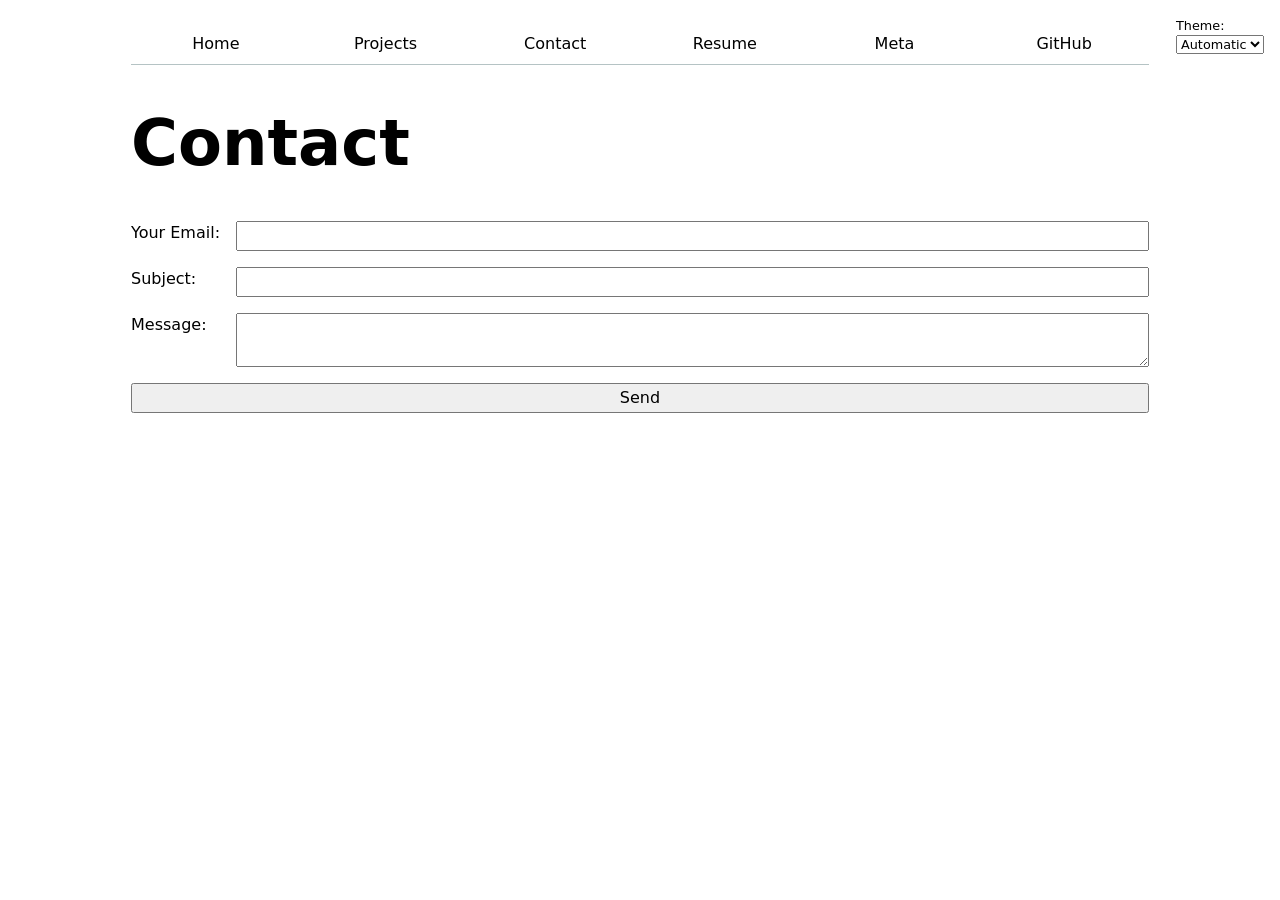
<file: contact/index.html>
<!DOCTYPE html>
<html lang="en">
<head>
    <meta charset="UTF-8">
    <meta name="viewport" content="width=device-width, initial-scale=1.0">
    <title>Contact</title>
    <link rel="stylesheet" href="../style.css">
</head>
<body>

    <h1>Contact</h1>

    <form action="mailto:risa@schloyer.com" method="POST" enctype="text/plain">
        <label>
            Your Email:
            <input type="email" name="email">
        </label>

        <label>
            Subject:
            <input name="subject">
        </label>

        <label>
            Message:
            <textarea name="body"></textarea>
        </label>

        <button>Send</button>
    </form>
    <script type="module" src="../global.js"></script>
</body>
</html>
</file>
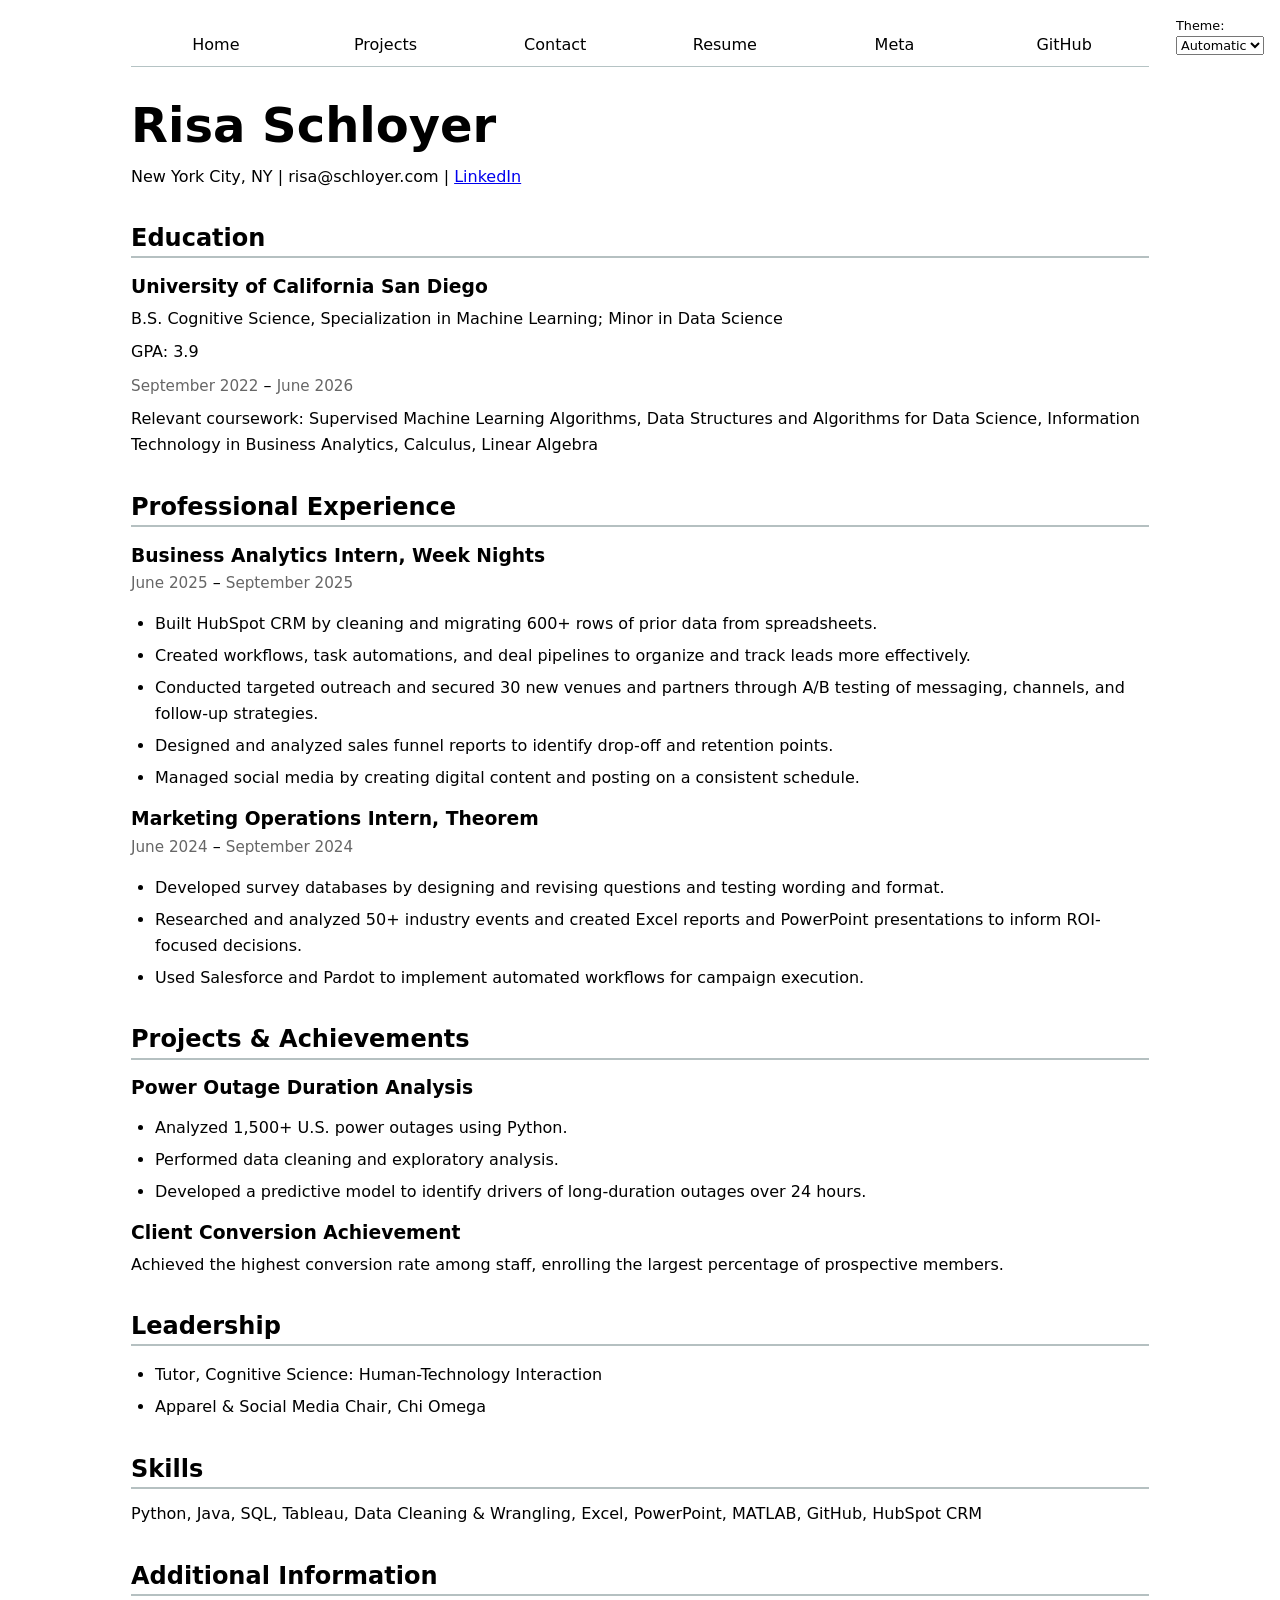
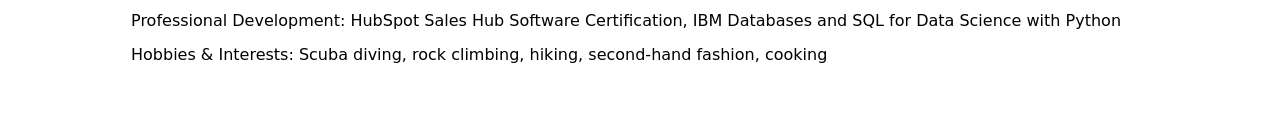
<file: resume/index.html>
<!DOCTYPE html>
<html lang="en">
<head>
    <meta charset="UTF-8">
    <meta name="viewport" content="width=device-width, initial-scale=1.0">
    <title>Resume</title>
    <link rel="stylesheet" href="../style.css">
</head>
<body class="resume-page">
   

    <h1>Risa Schloyer</h1>

    <p>New York City, NY | risa@schloyer.com | <a href="https://www.linkedin.com/in/risaschloyer" target="_blank">LinkedIn</a></p>

    <section>
        <h2>Education</h2>
        <article>
            <h3>University of California San Diego</h3>
            <p>B.S. Cognitive Science, Specialization in Machine Learning; Minor in Data Science</p>
            <p>GPA: 3.9</p>
            <time datetime="2022-09">September 2022</time> –
            <time datetime="2026-06">June 2026</time>
            <p>Relevant coursework: Supervised Machine Learning Algorithms, Data Structures and Algorithms for Data Science, Information Technology in Business Analytics, Calculus, Linear Algebra</p>
        </article>
    </section>

    <section>
        <h2>Professional Experience</h2>

        <article>
            <h3>Business Analytics Intern, Week Nights</h3>
            <time datetime="2025-06">June 2025</time> –
            <time datetime="2025-09">September 2025</time>
            <ul>
                <li>Built HubSpot CRM by cleaning and migrating 600+ rows of prior data from spreadsheets.</li>
                <li>Created workflows, task automations, and deal pipelines to organize and track leads more effectively.</li>
                <li>Conducted targeted outreach and secured 30 new venues and partners through A/B testing of messaging, channels, and follow-up strategies.</li>
                <li>Designed and analyzed sales funnel reports to identify drop-off and retention points.</li>
                <li>Managed social media by creating digital content and posting on a consistent schedule.</li>
            </ul>
        </article>

        <article>
            <h3>Marketing Operations Intern, Theorem</h3>
            <time datetime="2024-06">June 2024</time> –
            <time datetime="2024-09">September 2024</time>
            <ul>
                <li>Developed survey databases by designing and revising questions and testing wording and format.</li>
                <li>Researched and analyzed 50+ industry events and created Excel reports and PowerPoint presentations to inform ROI-focused decisions.</li>
                <li>Used Salesforce and Pardot to implement automated workflows for campaign execution.</li>
            </ul>
        </article>
    </section>

    <section>
        <h2>Projects & Achievements</h2>
        <article>
            <h3>Power Outage Duration Analysis</h3>
            <ul>
                <li>Analyzed 1,500+ U.S. power outages using Python.</li>
                <li>Performed data cleaning and exploratory analysis.</li>
                <li>Developed a predictive model to identify drivers of long-duration outages over 24 hours.</li>
            </ul>
        </article>

        <article>
            <h3>Client Conversion Achievement</h3>
            <p>Achieved the highest conversion rate among staff, enrolling the largest percentage of prospective members.</p>
        </article>
    </section>

    <section>
        <h2>Leadership</h2>
        <ul>
            <li>Tutor, Cognitive Science: Human-Technology Interaction</li>
            <li>Apparel & Social Media Chair, Chi Omega</li>
        </ul>
    </section>

    <section>
        <h2>Skills</h2>
        <p>Python, Java, SQL, Tableau, Data Cleaning & Wrangling, Excel, PowerPoint, MATLAB, GitHub, HubSpot CRM</p>
    </section>

    <section>
        <h2>Additional Information</h2>
        <p>Professional Development: HubSpot Sales Hub Software Certification, IBM Databases and SQL for Data Science with Python</p>
        <p>Hobbies & Interests: Scuba diving, rock climbing, hiking, second-hand fashion, cooking</p>
    </section>
    <script type="module" src="../global.js"></script>
</body>
</html>
</file>
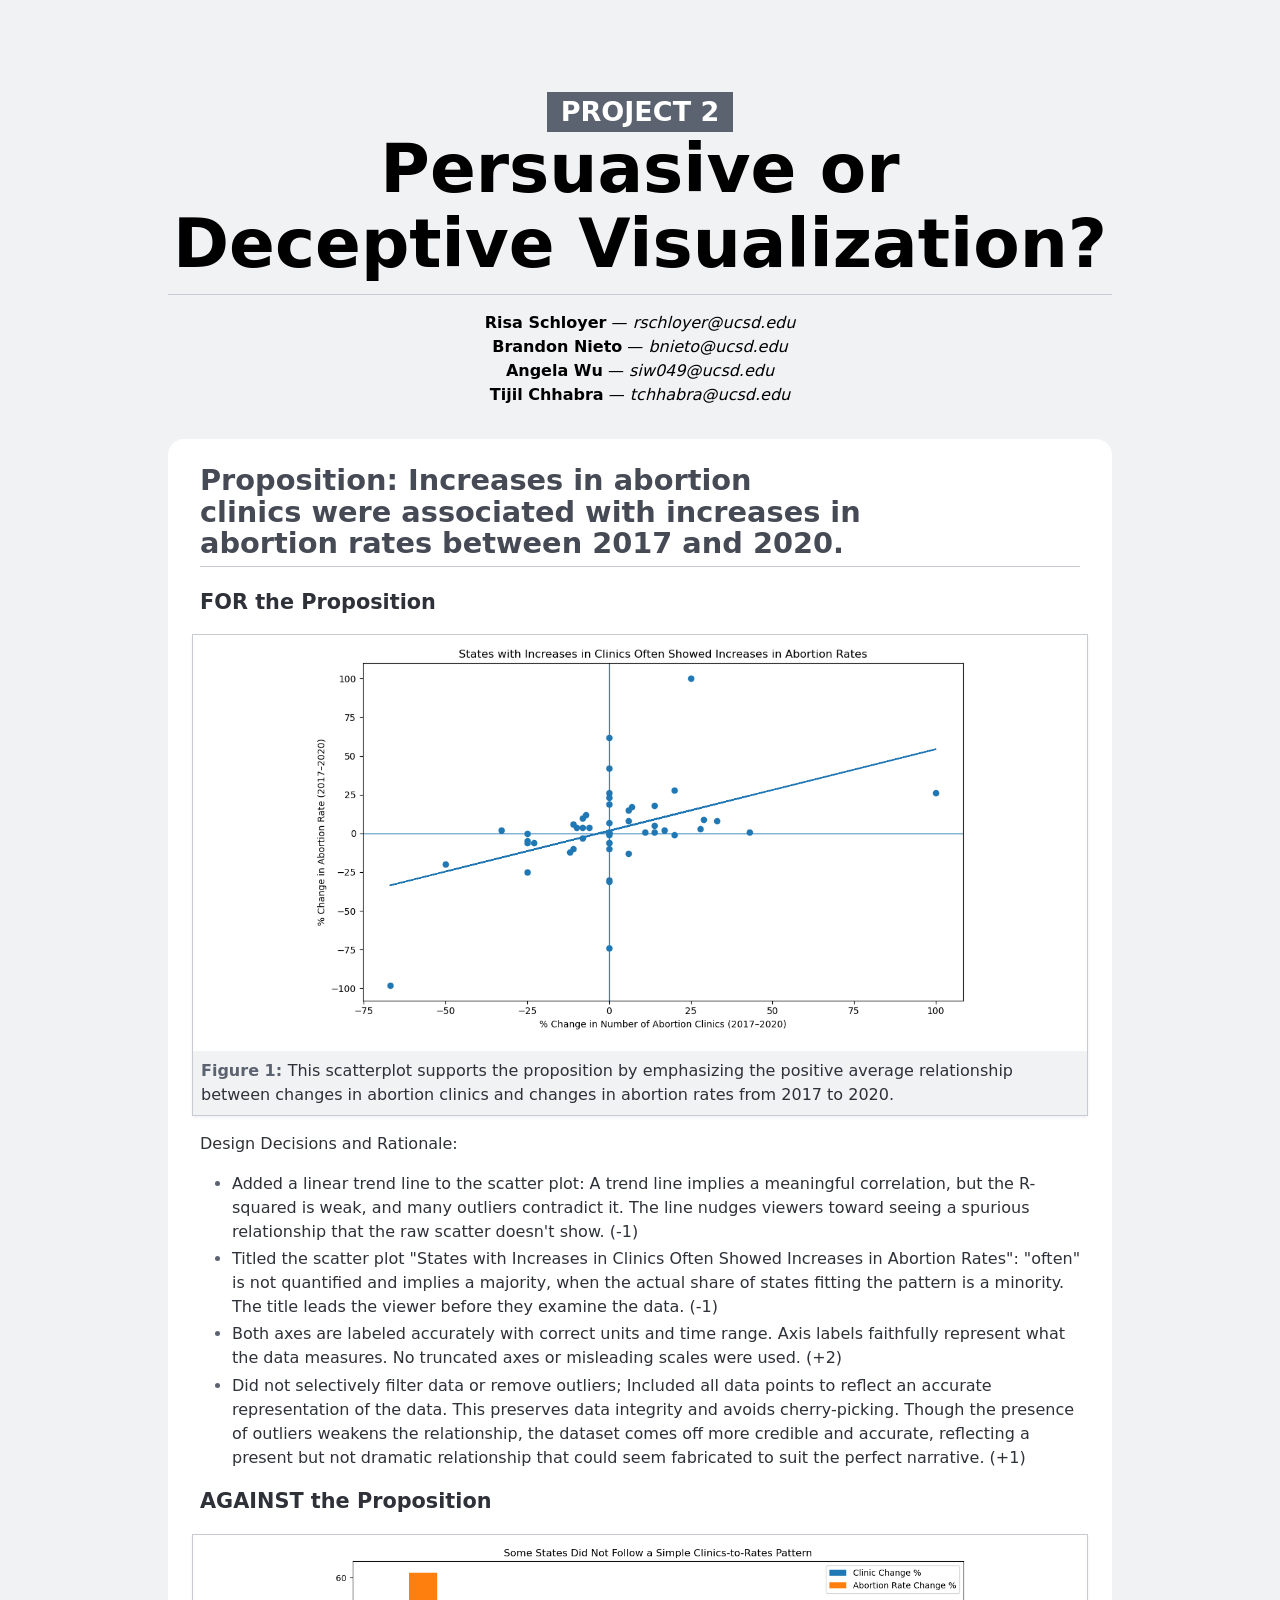
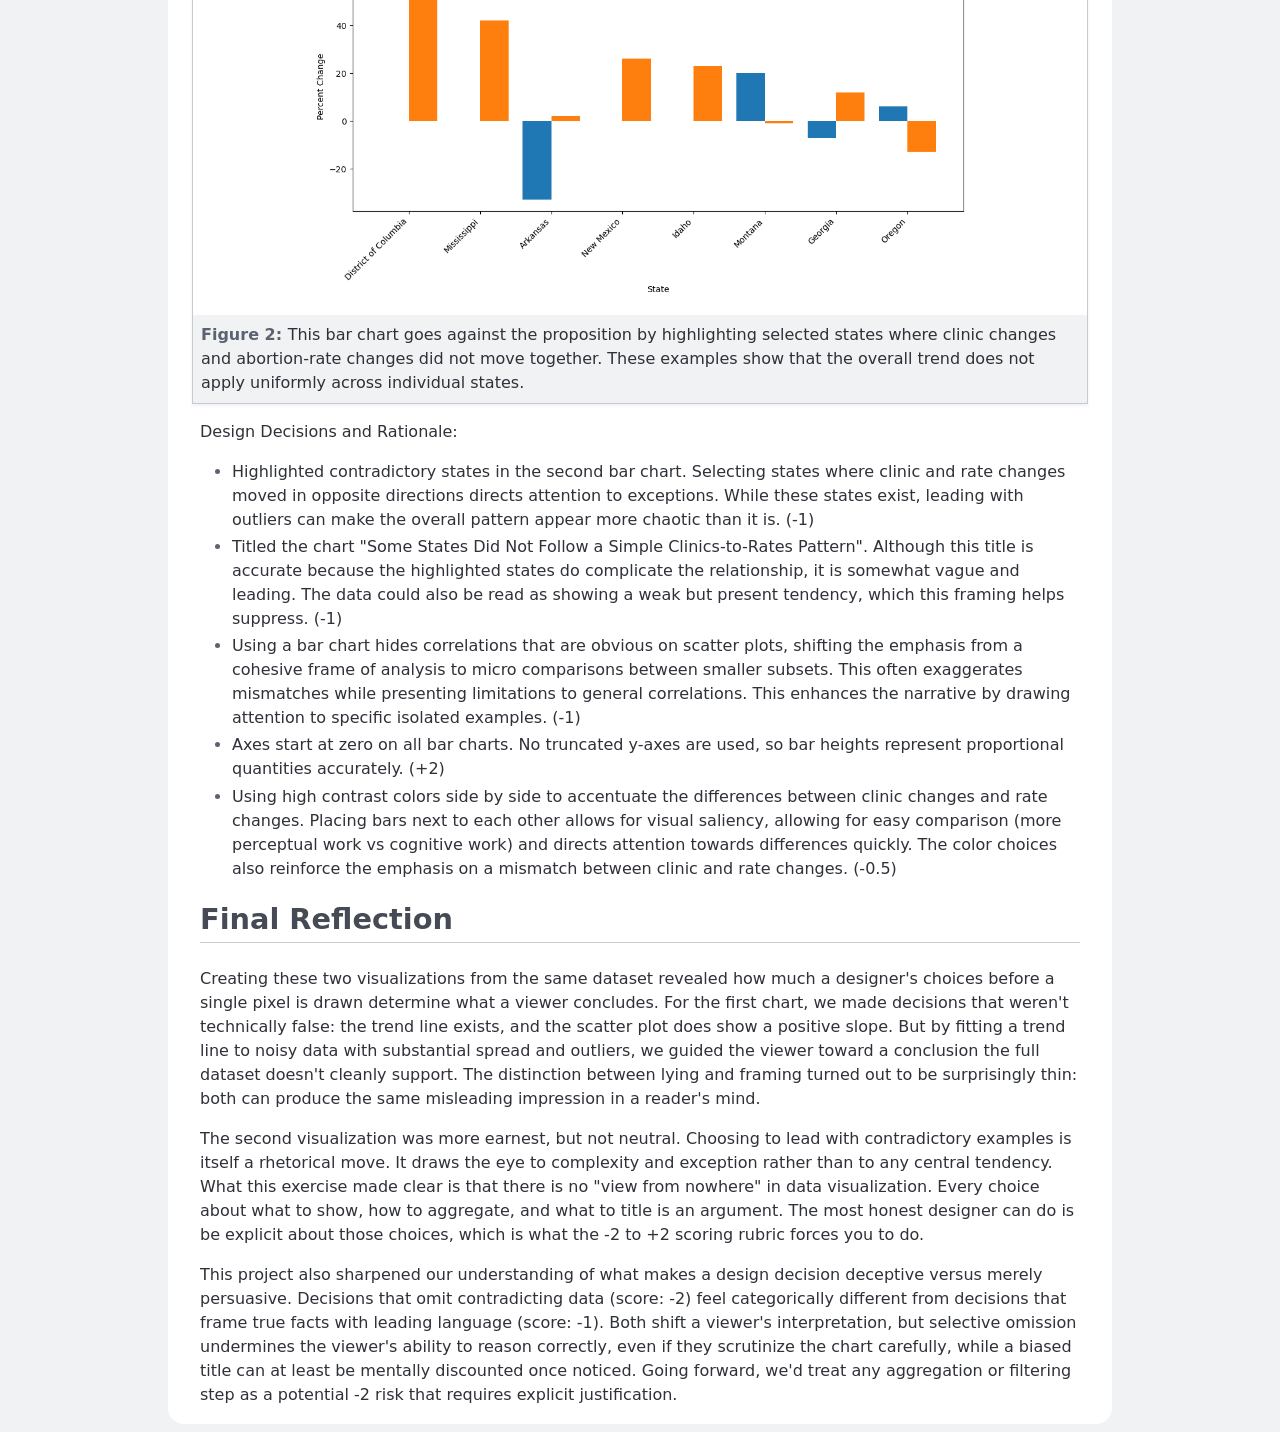
<file: project2/project2_report.html>
<!doctype html>
<html lang="en">
    <head>
        <title>Project 2 Report</title>
        <style>
            :root {
                --color-neutral-95: hsl(220 10% 95%);
                --color-neutral-90: hsl(220 10% 90%);
                --color-neutral-80: hsl(220 10% 80%);
                --color-neutral-70: hsl(220 10% 70%);
                --color-neutral-60: hsl(220 10% 60%);
                --color-neutral-50: hsl(220 10% 50%);
                --color-neutral-40: hsl(220 10% 40%);
                --color-neutral-30: hsl(220 10% 30%);
                --color-neutral-20: hsl(220 10% 20%);
                --color-neutral-10: hsl(220 10% 10%);
            }

            html {
                font: 100%/1.5 system-ui;
                counter-reset: figure;
                background: var(--color-neutral-95);
                max-width: min(75vw, 80em);
                margin: 0 auto;
            }

            /* Headings */

            h1,
            h2,
            h3,
            h4,
            h5,
            h6 {
                line-height: 1.1;
                font-weight: 600;
                text-wrap: balance;
            }

            h1,
            h2 {
                border-bottom: 1px solid var(--color-neutral-80);
                padding-bottom: 0.2em;
            }

            h1 {
                margin-block: 1em 0.5rem;
                font-size: clamp(2.5em, 150% + 2vh + 2vw, 10vmin);
                font-weight: 800;

                small {
                    display: block;
                    width: fit-content;
                    padding: 0.2em 0.5em;
                    margin-inline: auto;
                    color: white;
                    background: var(--color-neutral-40);
                    font-size: 40%;
                    text-transform: uppercase;
                    white-space: nowrap;
                }
            }

            h2 {
                font-size: 180%;
                color: var(--color-neutral-30);
            }

            h3 {
                font-size: 130%;
            }

            /* Lists */

            ul,
            ol {
                padding-inline-start: 2em;
            }

            li {
                &::marker {
                    color: var(--color-neutral-40);
                }

                + li {
                    margin-top: 0.2em;
                }
            }

            /* Sectioning elements */

            header {
                padding-block: 1em;
                text-align: center;
            }

            main {
                background: white;
                color: var(--color-neutral-20);
                border-radius: 1rem;
                padding: 0.1rem 2rem;
            }

            /* Figures */

            figure {
                margin: 1em 0;
                padding: 0.5rem;
                margin-inline: -0.5em;
                border: 1px solid var(--color-neutral-80);
                box-shadow: 0 0.1em 0.2em var(--color-neutral-95);
                text-align: center;
                background: white;

                > figcaption {
                    font: 500 75% var(--font-sans);
                    background: var(--color-neutral-95);
                    padding: 0.5rem;
                    margin: -0.5rem;
                    margin-top: 0.5rem;
                    counter-increment: figure;
                    text-align: left;

                    &::before {
                        content: "Figure " counter(figure) ": ";
                        font-weight: bold;
                        color: var(--color-neutral-40);
                    }

                    a:not(:hover, :focus, :active) {
                        color: inherit;
                        text-decoration: underline;
                        text-decoration-color: color-mix(
                            in lab,
                            currentColor,
                            transparent 70%
                        );
                    }
                }
            }

            figure img {
                max-width: 75%;
                height: auto;
            }
        </style>
    </head>

    <body>
        <header>
            <h1>
                <small>Project 2</small>
                Persuasive or Deceptive Visualization?
            </h1>

            <p>
                <strong>Risa Schloyer</strong> — <em>rschloyer@ucsd.edu</em><br>
                <strong>Brandon Nieto</strong> — <em>bnieto@ucsd.edu</em><br>
                <strong>Angela Wu</strong> — <em>siw049@ucsd.edu</em><br>
                <strong>Tijil Chhabra</strong> — <em>tchhabra@ucsd.edu</em>
            </p>
        </header>

        <main>
            <h2>Proposition: Increases in abortion clinics were associated with increases in abortion rates between 2017 and 2020.</h2>

            <section>
                <h3>FOR the Proposition</h3>

                <figure>
                    <img src="for_scatter.png" alt="" />
                    <figcaption>This scatterplot supports the proposition by emphasizing the positive average relationship between changes in abortion clinics and changes in abortion rates from 2017 to 2020.</figcaption>
                </figure>

                <p>Design Decisions and Rationale:</p>

                <ul>
                    <li>Added a linear trend line to the scatter plot: A trend line implies a meaningful correlation, but the R-squared is weak, and many outliers contradict it. The line nudges viewers toward seeing a spurious relationship that the raw scatter doesn't show. (-1)</li>
                    <li>Titled the scatter plot "States with Increases in Clinics Often Showed Increases in Abortion Rates": "often" is not quantified and implies a majority, when the actual share of states fitting the pattern is a minority. The title leads the viewer before they examine the data. (-1)</li>
                    <li>Both axes are labeled accurately with correct units and time range. Axis labels faithfully represent what the data measures. No truncated axes or misleading scales were used. (+2)</li>
                    <li> Did not selectively filter data or remove outliers; Included all data points to reflect an accurate representation of the data. This preserves data integrity and avoids cherry-picking. Though the presence of outliers weakens the relationship, the dataset comes off more credible and accurate, reflecting a present but not dramatic relationship that could seem fabricated to suit the perfect narrative. (+1)</li>
                </ul>
            </section>

            <section>
                <h3>AGAINST the Proposition</h3>

                <figure>
                    <img src="against_barplot.png" alt="" />
                    <figcaption>This bar chart goes against the proposition by highlighting selected states where clinic changes and abortion-rate changes did not move together. These examples show that the overall trend does not apply uniformly across individual states.</figcaption>
                </figure>

                <p>Design Decisions and Rationale:</p>

                <ul>
                    <li>Highlighted contradictory states in the second bar chart. Selecting states where clinic and rate changes moved in opposite directions directs attention to exceptions. While these states exist, leading with outliers can make the overall pattern appear more chaotic than it is. (-1)</li>
                    <li>Titled the chart "Some States Did Not Follow a Simple Clinics-to-Rates Pattern". Although this title is accurate because the highlighted states do complicate the relationship, it is somewhat vague and leading. The data could also be read as showing a weak but present tendency, which this framing helps suppress. (-1)
</li>
                    <li>Using a bar chart hides correlations that are obvious on scatter plots, shifting the emphasis from a cohesive frame of analysis to micro comparisons between smaller subsets. This often exaggerates mismatches while presenting limitations to general correlations. This enhances the narrative by drawing attention to specific isolated examples. (-1)
</li>
                    <li> Axes start at zero on all bar charts. No truncated y-axes are used, so bar heights represent proportional quantities accurately. (+2)
</li>
                    <li> Using high contrast colors side by side to accentuate the differences between clinic changes and rate changes. Placing bars next to each other allows for visual saliency, allowing for easy comparison (more perceptual work vs cognitive work) and directs attention towards differences quickly. The color choices also reinforce the emphasis on a mismatch between clinic and rate changes. (-0.5)</li>
                </ul>
            </section>

            <section>
                <h2>Final Reflection</h2>

                <p>
        Creating these two visualizations from the same dataset revealed how much a designer's choices before a single pixel is drawn determine what a viewer concludes. For the first chart, we made decisions that weren't technically false: the trend line exists, and the scatter plot does show a positive slope. But by fitting a trend line to noisy data with substantial spread and outliers, we guided the viewer toward a conclusion the full dataset doesn't cleanly support. The distinction between lying and framing turned out to be surprisingly thin: both can produce the same misleading impression in a reader's mind.
    </p>

    <p>
        The second visualization was more earnest, but not neutral. Choosing to lead with contradictory examples is itself a rhetorical move. It draws the eye to complexity and exception rather than to any central tendency. What this exercise made clear is that there is no "view from nowhere" in data visualization. Every choice about what to show, how to aggregate, and what to title is an argument. The most honest designer can do is be explicit about those choices, which is what the -2 to +2 scoring rubric forces you to do.
    </p>

    <p>
       This project also sharpened our understanding of what makes a design decision deceptive versus merely persuasive. Decisions that omit contradicting data (score: -2) feel categorically different from decisions that frame true facts with leading language (score: -1). Both shift a viewer's interpretation, but selective omission undermines the viewer's ability to reason correctly, even if they scrutinize the chart carefully, while a biased title can at least be mentally discounted once noticed. Going forward, we'd treat any aggregation or filtering step as a potential -2 risk that requires explicit justification.
    </p>
            </section>
        </main>
    <script defer src="https://static.cloudflareinsights.com/beacon.min.js/v8c78df7c7c0f484497ecbca7046644da1771523124516" integrity="sha512-8DS7rgIrAmghBFwoOTujcf6D9rXvH8xm8JQ1Ja01h9QX8EzXldiszufYa4IFfKdLUKTTrnSFXLDkUEOTrZQ8Qg==" data-cf-beacon='{"version":"2024.11.0","token":"c822b88e119346678db149ed7b7721c9","r":1,"server_timing":{"name":{"cfCacheStatus":true,"cfEdge":true,"cfExtPri":true,"cfL4":true,"cfOrigin":true,"cfSpeedBrain":true},"location_startswith":null}}' crossorigin="anonymous"></script>
</body>
</html>
</file>
<file: style.css>
html {
  --color-accent: oklch(65% 50% 0);
  accent-color: var(--color-accent);
  color-scheme: light dark;
}

body {
  /* Set line height to 1.5 times the font size
     and use the OS’s UI font as the website font */
  font: 100%/1.5 system-ui;
  max-width: 100ch;
  margin-inline: auto;
  padding: 1rem;
}

img {
  max-width: 100%;
}

nav {
  --border-color: oklch(50% 10% 200 / 40%);
  display: flex;
  margin-bottom: 1rem;
  border-bottom: 1px solid var(--border-color);
}

nav a {
  flex: 1;
  text-decoration: none;
  color: inherit;
  text-align: center;
  padding: 0.5em;
}

nav a.current {
  border-bottom: 0.4em solid var(--border-color);
  padding-bottom: 0.1em;
}

nav a:hover {
  border-bottom: 0.4em solid var(--color-accent);
  padding-bottom: 0.1em;
}

input,
textarea,
button,
select {
  font: inherit;
}

form {
  display: grid;
  grid-template-columns: auto 1fr;
  gap: 1em;
}

label {
  display: grid;
  grid-template-columns: subgrid;
  grid-column: 1 / -1;
}

button {
  grid-column: 1 / -1;
}

.projects {
  display: grid;
  grid-template-columns: repeat(auto-fill, minmax(15em, 1fr));
  gap: 1em;
}

.projects article {
  display: grid;
  grid-template-rows: subgrid;
  grid-row: span 3;
  gap: 1em;
  align-items: start;
}

.projects h2 {
  margin: 0;
}

.projects img {
  width: 100%;
  height: auto;
}

h1 {
  font-size: 400%;
}

h1, h2, h3, h4, h5, h6 {
  line-height: 1.1;
  text-wrap: balance;
}

.resume-page {
  line-height: 1.6;
}

.resume-page h1 {
  font-size: 300%;
  margin-bottom: 0.25em;
}

.resume-page h2 {
  margin-top: 1.5em;
  margin-bottom: 0.5em;
  padding-bottom: 0.2em;
  border-bottom: 2px solid oklch(80% 3% 200);
}

.resume-page h3 {
  margin-bottom: 0.2em;
}

.resume-page p {
  margin: 0.5em 0;
}

.resume-page ul {
  padding-left: 1.5em;
}

.resume-page li {
  margin-bottom: 0.4em;
}

.resume-page section {
  margin-bottom: 2em;
}

.resume-page time {
  color: #666;
  font-size: 0.95em;
}

.color-scheme {
  position: absolute;
  top: 1rem;
  right: 1rem;
  font-size: 80%;
}

.stats {
  display: grid;
  grid-template-columns: repeat(auto-fit, minmax(8rem, 1fr));
  gap: 1.5rem;
  margin-block: 1rem;
}

.stats div {
  display: grid;
  gap: 0.25rem;
}

.stats dt {
  font-size: 0.75rem;
  text-transform: uppercase;
  color: gray;
}

.stats dd {
  margin: 0;
  font-size: 1.5rem;
  font-weight: bold;
}

.commit-slider {
  display: flex;
  align-items: baseline;
  gap: 1em;
  margin-block: 1em;
}

.commit-slider label {
  display: flex;
  align-items: center;
  gap: 0.5em;
  flex: 1;
}

.commit-slider input {
  flex: 1;
}

.commit-slider time {
  margin-left: auto;
  white-space: nowrap;
}

#files {
  display: grid;
  grid-template-columns: 1fr 4fr;
  gap: 1rem;
  margin-block: 1.5rem;
}

#files > div {
  grid-column: 1 / -1;
  display: grid;
  grid-template-columns: subgrid;
  margin-bottom: 0.75rem;
}

#files dt {
  grid-column: 1;
}

#files dd {
  grid-column: 2;
  display: flex;
  flex-wrap: wrap;
  align-items: start;
  align-content: start;
  gap: 0.15em;
  padding-top: 0.6em;
  margin-left: 0;
}

#files small {
  display: block;
  font-size: 0.85em;
  opacity: 0.7;
  font-weight: normal;
}

#scrolly-1 {
  position: relative;
  display: flex;
  gap: 1rem;
  align-items: flex-start;
}

#scrolly-1 > * {
  flex: 1;
}

#scatter-story {
  position: relative;
}

#scatter-plot {
  position: sticky;
  top: 0;
  left: 0;
  bottom: auto;
  height: 50vh;
}

.step {
  padding-bottom: 80vh;
  line-height: 1.5;
}

.loc {
  display: flex;
  width: 0.5em;
  aspect-ratio: 1;
  background: var(--color, steelblue);
  border-radius: 50%;
}

.gridlines line {
  stroke: currentColor;
  opacity: 0.15;
}

.gridlines path {
  display: none;
}

dl.info {
  display: grid;
  grid-template-columns: max-content auto;
  gap: 0.25rem 0.75rem;
  margin: 0;
  transition-duration: 500ms;
  transition-property: opacity, visibility;
}

dl.info dt {
  color: gray;
  font-weight: normal;
}

dl.info dd {
  margin: 0;
  font-weight: bold;
}

.tooltip {
  position: fixed;
  top: 1em;
  left: 1em;
  background-color: white;
  box-shadow: 0 0.25rem 1rem rgb(0 0 0 / 0.15);
  border-radius: 0.5rem;
  padding: 0.75rem;
  pointer-events: none;
  z-index: 10;
}

dl.info[hidden]:not(:hover, :focus-within) {
  opacity: 0;
  visibility: hidden;
}

circle {
  transition: all 200ms;
  transform-origin: center;
  transform-box: fill-box;

  @starting-style {
    r: 0;
  }
}

circle:hover {
  transform: scale(1.5);
}

circle.selected {
  fill: #ff6b6b;
}

.selection {
  fill-opacity: 0.1;
  stroke: black;
  stroke-opacity: 0.7;
  stroke-dasharray: 5 3;
}

.project-year {
  font-family: Baskerville, serif;
  font-variant-numeric: oldstyle-nums;
  color: gray;
  margin-top: 0.5em;
}

#projects-pie-plot {
  max-width: 20em;
  margin-block: 2em;
  overflow: visible;
}

.chart-container {
  display: flex;
  align-items: center;
  gap: 2em;
  margin-block: 2em;
}

#projects-pie-plot {
  max-width: 20em;
  overflow: visible;
}

.legend {
  flex: 1;
  display: grid;
  grid-template-columns: repeat(auto-fill, minmax(9em, 1fr));
  gap: 0.75em 1.5em;
  border: 1px solid #ccc;
  padding: 1em;
  margin: 0;
  list-style: none;
}

.legend-item {
  display: flex;
  align-items: center;
  gap: 0.5em;
}

.swatch {
  width: 1em;
  aspect-ratio: 1 / 1;
  background-color: var(--color);
  border-radius: 0.2em;
}

.searchBar {
  display: block;
  width: 100%;
  max-width: 30em;
  margin-block: 1em 2em;
  padding: 0.5em;
  font: inherit;
}

#projects-pie-plot path {
  cursor: pointer;
  transition: 300ms;
}

#projects-pie-plot:has(path:hover) path:not(:hover) {
  opacity: 0.5;
}

.legend-item {
  cursor: pointer;
}

.selected {
  --color: oklch(60% 45% 0) !important;
}

.selected:is(path) {
  fill: var(--color);
}

.legend-item.selected .swatch {
  background-color: var(--color);
}
</file>
